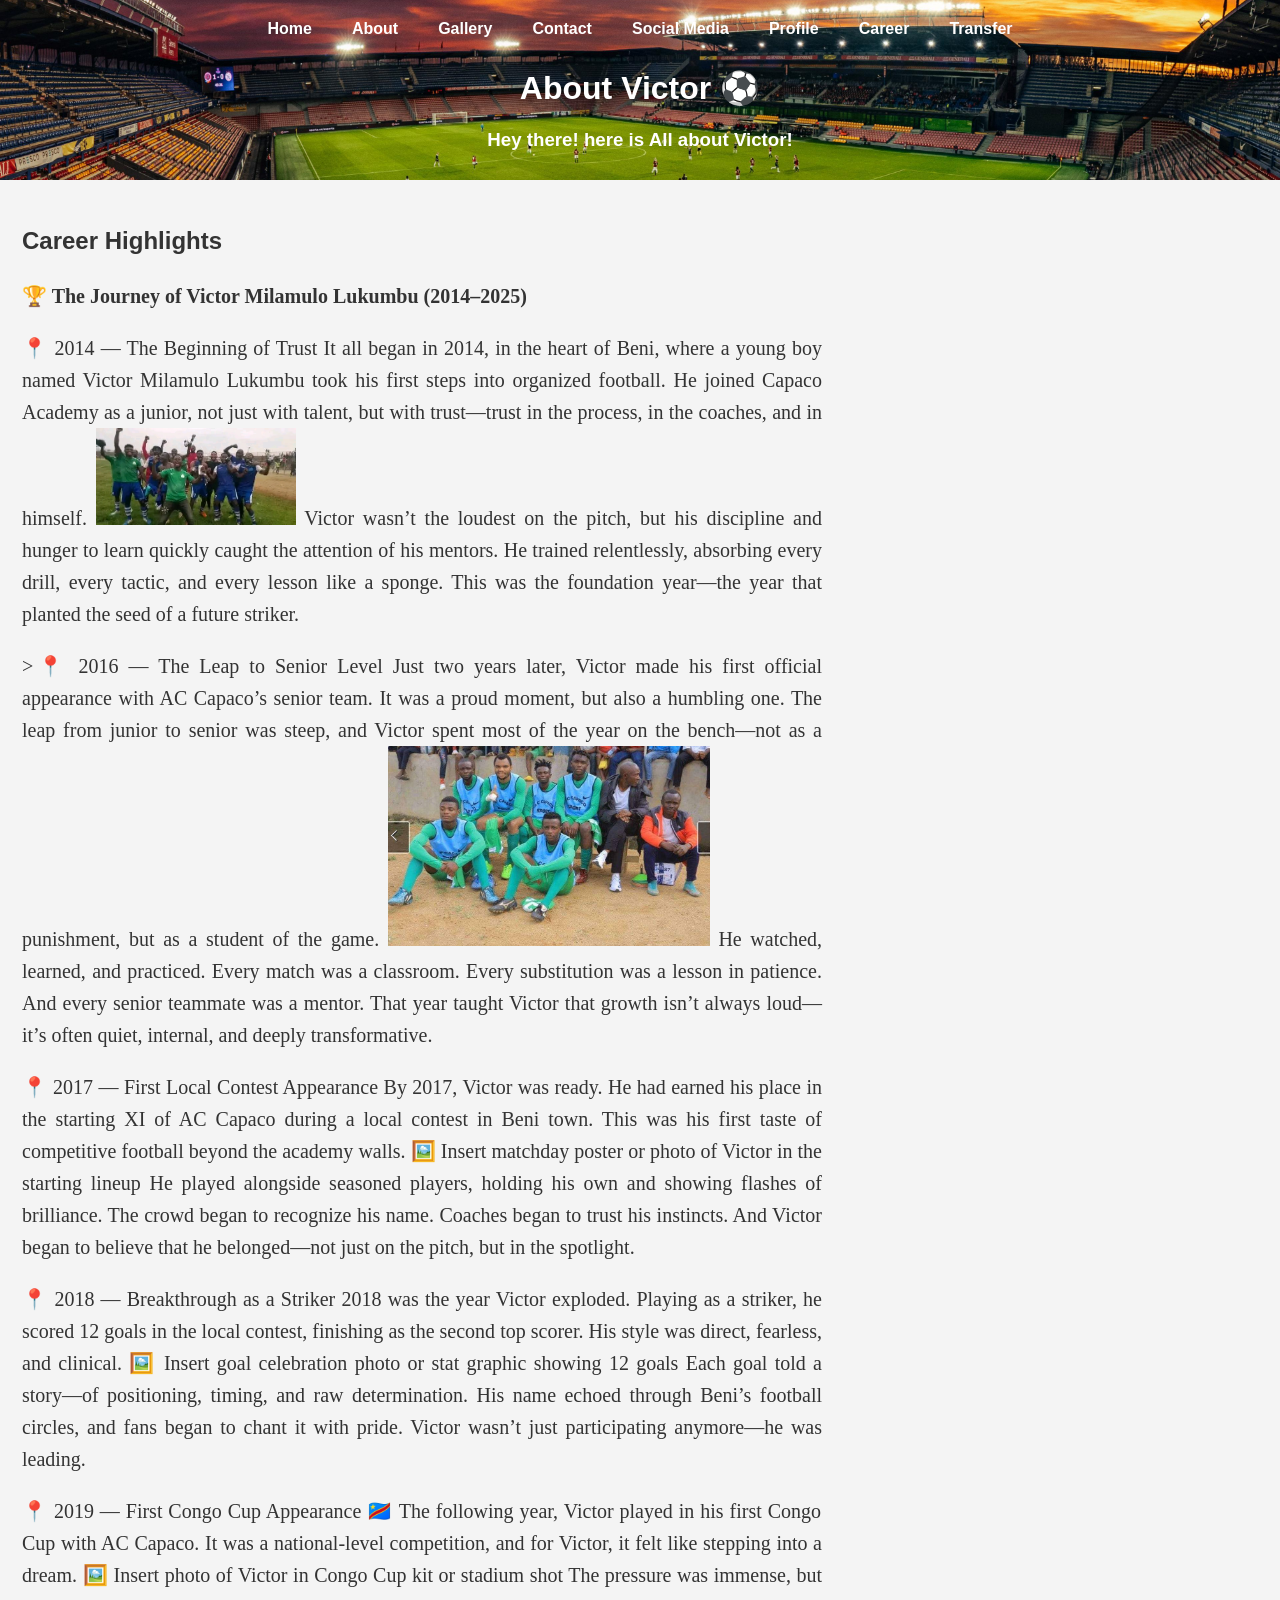
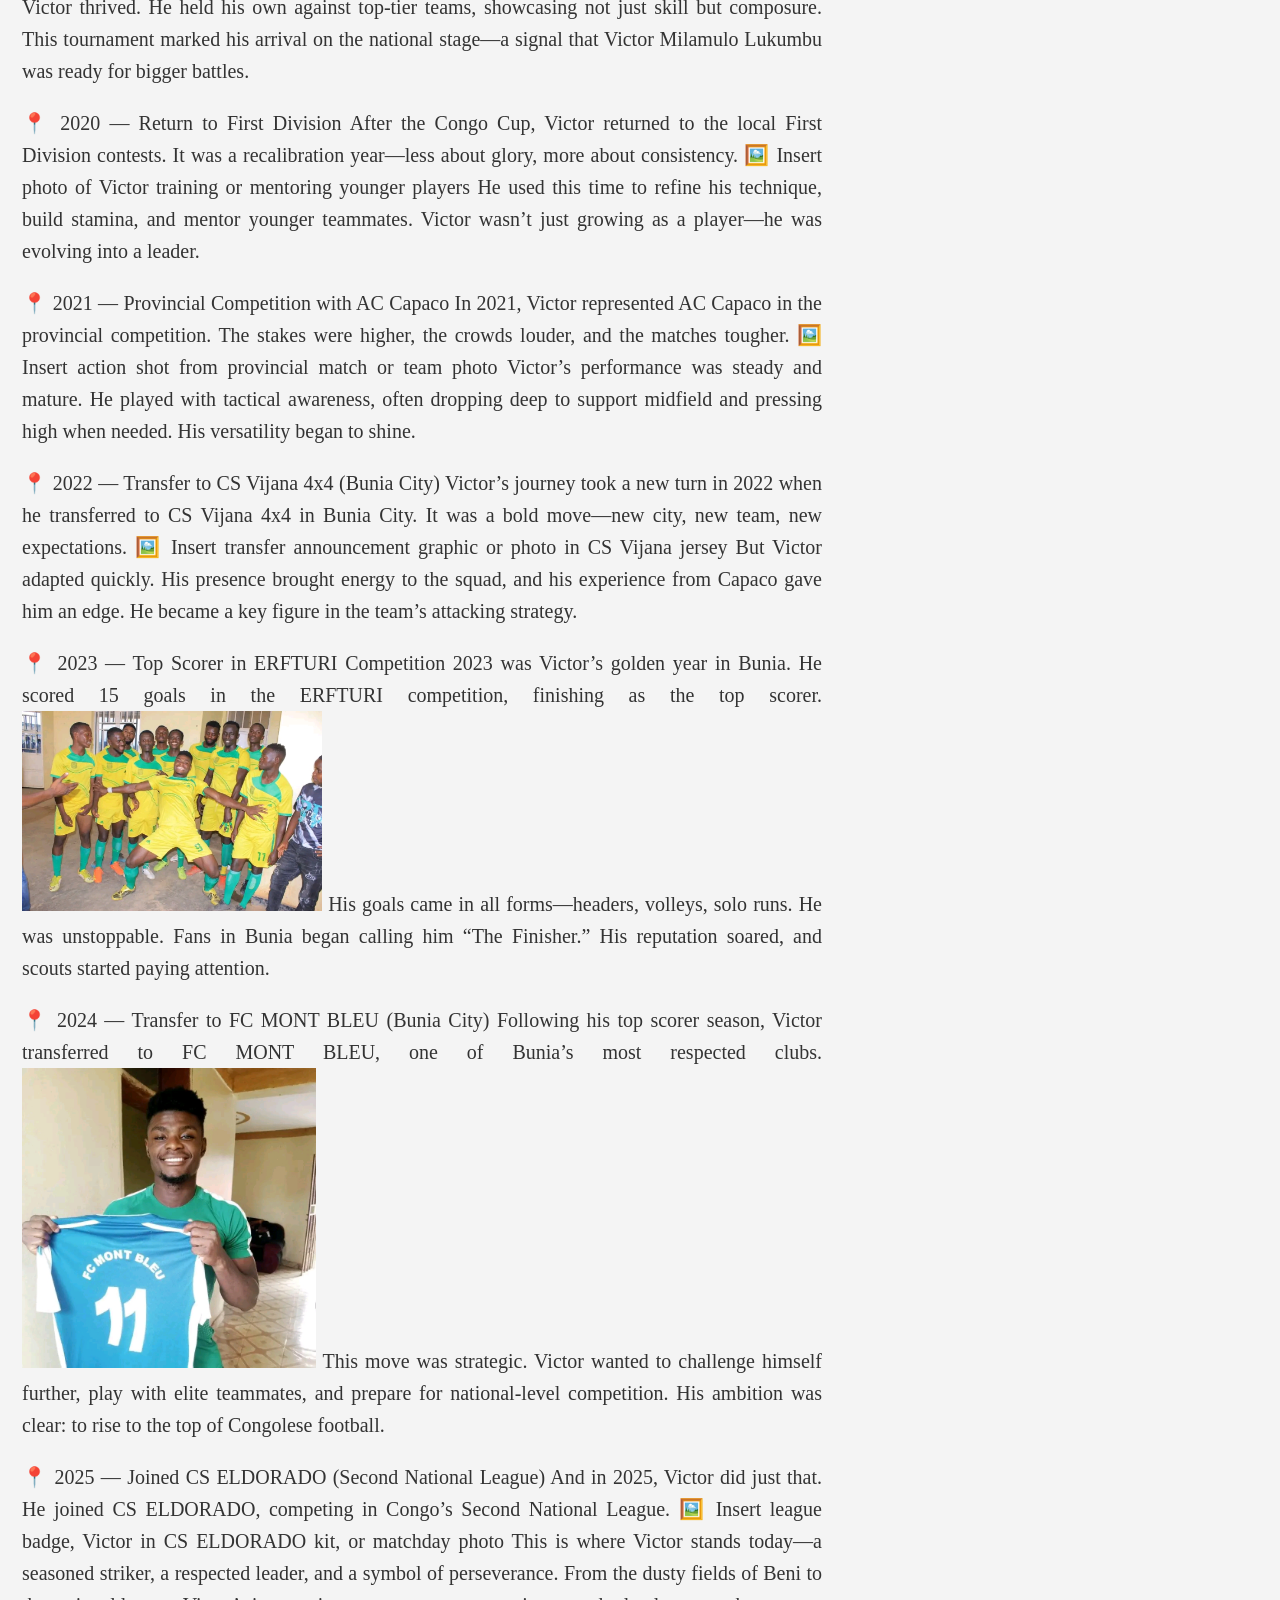
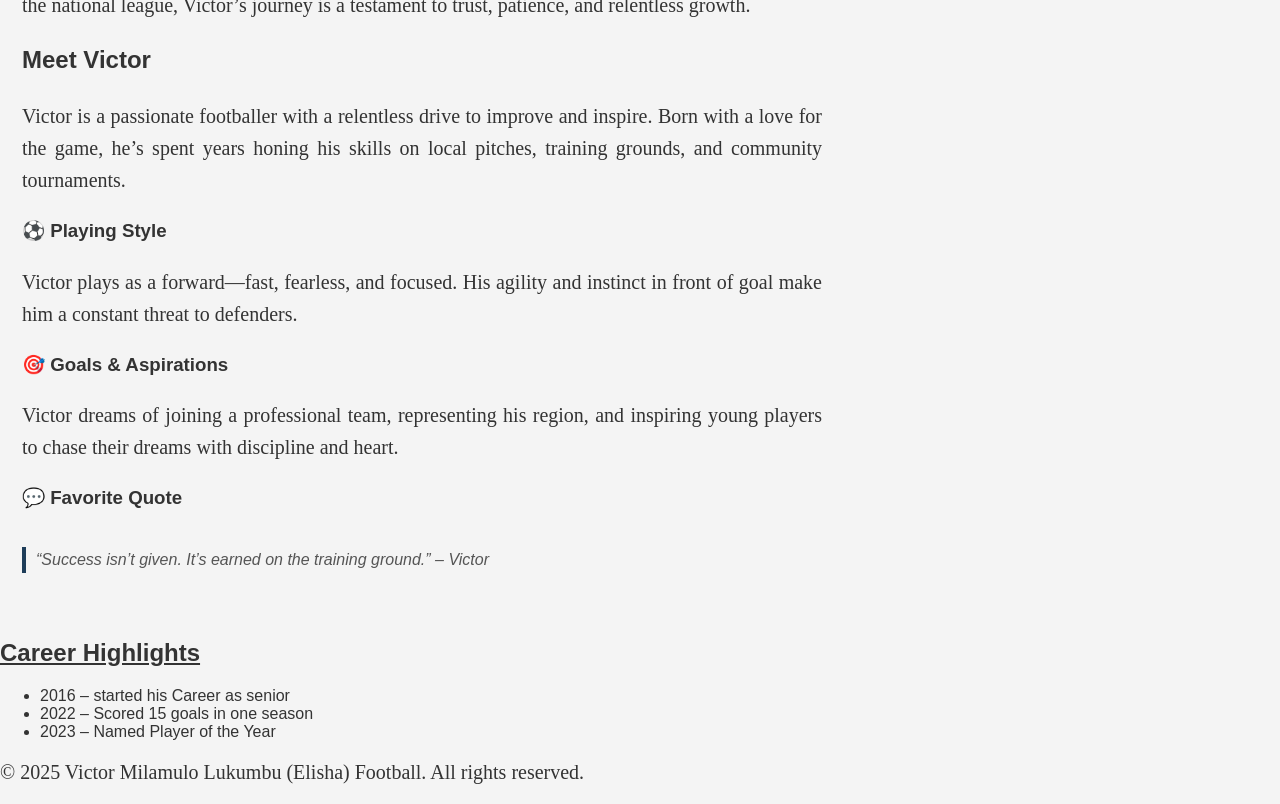
<file: about.html>
<!DOCTYPE html>
<!-- Declares the document type as HTML5 -->

<html lang="en">
<!-- Opens the HTML document and sets the language to English -->

<head>
  <meta charset="UTF-8" />
  <!-- Sets character encoding to UTF-8 for proper text rendering -->

  <meta name="viewport" content="width=device-width, initial-scale=1.0" />
  <!-- Ensures the page scales correctly on mobile devices -->

  <title>About Victor</title>
  <!-- Sets the title shown in the browser tab -->

  <link rel="stylesheet" href="css/about.css" />
  <link rel="stylesheet" href="css/about-memu.css">
  <!-- Links to the external CSS file for styling -->
</head>


  

<body>
  <!-- Begins the visible content of the page -->

  
  <header>

      <!-- ============================
     Responsive Navigation Bar
     ============================ -->

  <!-- Hamburger icon for mobile view -->
      <button class="hamburger" id="hamburger">
        &#9776; <!-- Unicode for ☰ -->
      </button>

      <!-- Navigation links container -->
      <nav class="nav-menu" id="navMenu">
        <a href="index.html">Home</a>
        <a href="about.html">About</a>
        <a href="gallery.html">Gallery</a>
        <a href="contact.html">Contact</a>
        <a href="socialmedia.html">Social Media</a>
        <a href="profile_card.html">Profile</a>
        <a href="career-highlights.html">Career</a>
        <a href="#transfer">Transfer</a>
      
      </nav>

     <!-- Hamburger Toggle Button (visible only on mobile) -->
     <!-- <button class="hamburger" onclick="toggleMenu()">☰</button> -->
    
    <!-- Header section containing site title and navigation -->

    <h1>About Victor ⚽</h1>
    <!-- Main heading displaying Victor’s name and a football emoji -->

    <h3>Hey there! here is All about Victor!</h3>
    
  </header>

  <main>
    <!-- Main content area of the page -->

    <section class="about">
      <!-- Section with class 'about' for styling Victor’s bio -->
       <h2>Career Highlights</h2>

       <p class="p1">
        <strong>
            🏆 The Journey of Victor Milamulo Lukumbu (2014–2025)
        </strong>
        <p>
          📍 2014 — The Beginning of Trust
          It all began in 2014, in the heart of Beni, where a young boy
           named Victor Milamulo Lukumbu took his first steps into organized 
           football. He joined Capaco Academy as a junior, not just with talent, 
           but with trust—trust in the process, in the coaches, and in himself.
         <img class="pic-aca" src="images/celebrating durba.jpg"  alt="">

          Victor wasn’t the loudest on the pitch, but his discipline and hunger to learn
           quickly caught the attention of his mentors. He trained relentlessly, absorbing 
           every drill, every tactic, and every lesson like a sponge. This was the foundation 
           year—the year that planted the seed of a future striker.
          </p>
          
          <p>>📍 2016 — The Leap to Senior Level
          Just two years later, Victor made his first official appearance with AC Capaco’s senior team. It was a proud moment, but also a humbling one. The leap from junior to senior was steep, and Victor spent most of the year on the bench—not as a punishment, but as a student of the game.
          
          <img src="images/victor on the bench.jpg" class="ac-bench" alt="on the bench">
          
          He watched, learned, and practiced. Every match was a classroom. Every substitution was a lesson in patience. And every senior teammate was a mentor. That year taught Victor that growth isn’t always loud—it’s often quiet, internal, and deeply transformative.
          </p>
          
          
          <p>📍 2017 — First Local Contest Appearance
          By 2017, Victor was ready. He had earned his place in the starting XI of AC Capaco during a local contest in Beni town. This was his first taste of competitive football beyond the academy walls.
          
          🖼️ Insert matchday poster or photo of Victor in the starting lineup
          
          He played alongside seasoned players, holding his own and showing flashes of brilliance. The crowd began to recognize his name. Coaches began to trust his instincts. And Victor began to believe that he belonged—not just on the pitch, but in the spotlight.
          </p>
          
          <p>📍 2018 — Breakthrough as a Striker
          2018 was the year Victor exploded. Playing as a striker, he scored 12 goals in the local contest, finishing as the second top scorer. His style was direct, fearless, and clinical.
          
          🖼️ Insert goal celebration photo or stat graphic showing 12 goals
          
          Each goal told a story—of positioning, timing, and raw determination. His name echoed through Beni’s football circles, and fans began to chant it with pride. Victor wasn’t just participating anymore—he was leading.
          </p>
          
          <p>📍 2019 — First Congo Cup Appearance 🇨🇩
          The following year, Victor played in his first Congo Cup with AC Capaco. It was a national-level competition, and for Victor, it felt like stepping into a dream.
          
          🖼️ Insert photo of Victor in Congo Cup kit or stadium shot
          
          The pressure was immense, but Victor thrived. He held his own against top-tier teams, showcasing not just skill but composure. This tournament marked his arrival on the national stage—a signal that Victor Milamulo Lukumbu was ready for bigger battles.
          </p>
          
          <p>📍 2020 — Return to First Division
          After the Congo Cup, Victor returned to the local First Division contests. It was a recalibration year—less about glory, more about consistency.
          
          🖼️ Insert photo of Victor training or mentoring younger players
          
          He used this time to refine his technique, build stamina, and mentor younger teammates. Victor wasn’t just growing as a player—he was evolving into a leader.
          </p>
          
          <p>📍 2021 — Provincial Competition with AC Capaco
          In 2021, Victor represented AC Capaco in the provincial competition. The stakes were higher, the crowds louder, and the matches tougher.
          
          🖼️ Insert action shot from provincial match or team photo
          
          Victor’s performance was steady and mature. He played with tactical awareness, often dropping deep to support midfield and pressing high when needed. His versatility began to shine.
          </p>
          
          <p>📍 2022 — Transfer to CS Vijana 4x4 (Bunia City)
          Victor’s journey took a new turn in 2022 when he transferred to CS Vijana 4x4 in Bunia City. It was a bold move—new city, new team, new expectations.
          
          🖼️ Insert transfer announcement graphic or photo in CS Vijana jersey
          
          But Victor adapted quickly. His presence brought energy to the squad, and his experience from Capaco gave him an edge. He became a key figure in the team’s attacking strategy.
          </p>
          
          
          <p>📍 2023 — Top Scorer in ERFTURI Competition
          2023 was Victor’s golden year in Bunia. He scored 15 goals in the ERFTURI competition, finishing as the top scorer.
          
          <img src="images/vijana fanny day.jpg" class="fun" alt="">
          
          His goals came in all forms—headers, volleys, solo runs. He was unstoppable. Fans in Bunia began calling him “The Finisher.” His reputation soared, and scouts started paying attention.
          </p>
          
          <p>📍 2024 — Transfer to FC MONT BLEU (Bunia City)
          Following his top scorer season, Victor transferred to FC MONT BLEU, one of Bunia’s most respected clubs.
          
          <img class="display-img" src="images/displaying the jersey durba.jpg" alt="">
          
          This move was strategic. Victor wanted to challenge himself further, play with elite teammates, and prepare for national-level competition. His ambition was clear: to rise to the top of Congolese football.
        </p>
        
        
        <p>📍 2025 — Joined CS ELDORADO (Second National League)
          And in 2025, Victor did just that. He joined CS ELDORADO, competing in Congo’s Second National League.
          
          🖼️ Insert league badge, Victor in CS ELDORADO kit, or matchday photo
          
          This is where Victor stands today—a seasoned striker, a respected leader, and a symbol of perseverance. From the dusty fields of Beni to the national league, 
          Victor’s journey is a testament to trust, patience, and relentless growth.</p>
      <h2>Meet Victor</h2>
      <!-- Section heading introducing Victor -->

      <p>
        Victor is a passionate footballer with a relentless drive to improve and inspire.
        Born with a love for the game, he’s spent years honing his skills on local pitches,
        training grounds, and community tournaments.
      </p>
      <!-- Paragraph describing Victor’s background and dedication -->

      <h3>⚽ Playing Style</h3>
      <!-- Subheading for Victor’s playing style -->

      <p>
        Victor plays as a forward—fast, fearless, and focused.
        His agility and instinct in front of goal make him a constant threat to defenders.
      </p>
      <!-- Paragraph explaining Victor’s position and strengths -->

      <h3>🎯 Goals & Aspirations</h3>
      <!-- Subheading for Victor’s goals and dreams -->

      <p>
        Victor dreams of joining a professional team, representing his region,
        and inspiring young players to chase their dreams with discipline and heart.
      </p>
      <!-- Paragraph outlining Victor’s future ambitions -->

      <h3>💬 Favorite Quote</h3>
      <!-- Subheading for Victor’s personal quote -->

      <blockquote>
        “Success isn’t given. It’s earned on the training ground.” – Victor
      </blockquote>
      <!-- Stylized quote block showing Victor’s motto -->
    </section>

    
     
  </main>

     <!-- Optional timeline or highlights -->
     <section class="about-highlights">
      <h2><u>Career Highlights</u></h2>
      <ul>
        <li>2016 – started his Career as senior </li>
        <li>2022 – Scored 15 goals in one season</li>
        <li>2023 – Named Player of the Year</li>
      </ul>
    </section>

  <footer>
    <!-- Footer section at the bottom of the page -->

    
      <p>&copy; 2025 Victor Milamulo Lukumbu (Elisha) Football. All rights reserved.</p>
   
    <!-- Copyright notice -->
  </footer>

    <script src="js/script.js"></script>

</body>
</html>
<!-- Ends the HTML document -->
</file>
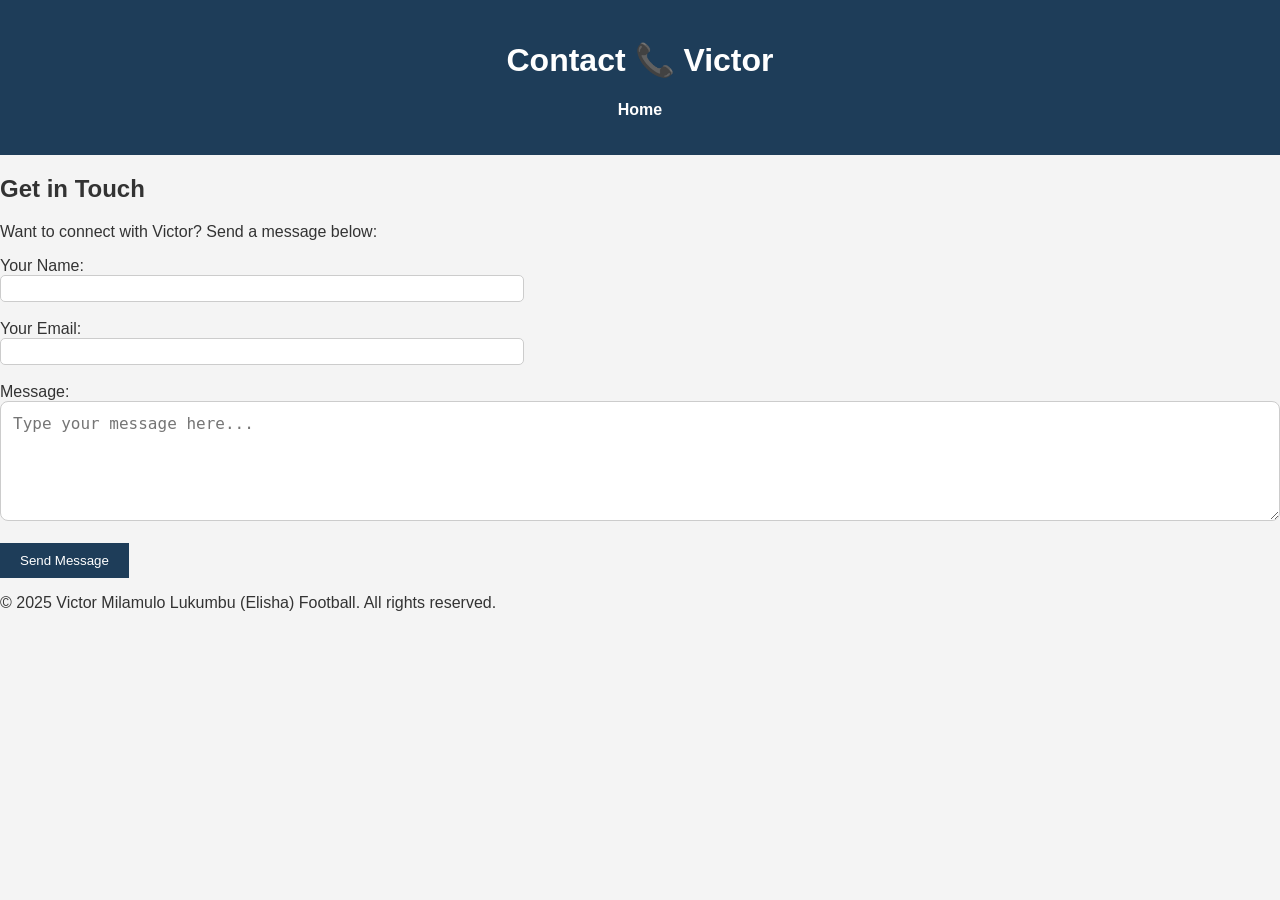
<file: contact.html>
<!DOCTYPE html>
<html lang="en">
<head>
  <meta charset="UTF-8" />
  <meta name="viewport" content="width=device-width, initial-scale=1.0" />
  <title>Contact | Victor</title>

  <!-- Connects your custom CSS file -->
  <link rel="stylesheet" href="css/contact.css" />

  <!-- Loads font awesome icons (for football, social media etc...) -->
  <link rel="stylesheet" href="https://cdnjs.cloudflare.com/ajax/libs/font-awesome/6.4.0/css/all.min.css" />

  <!-- Optional: Add internal CSS for quick testing or fallback -->
</head>
<body>

  <!-- 🧠 Header with Victor's name and navigation menu -->
  <header>
    <!-- Hamburger Toggle Button (visible only on mobile) -->
     <button class="hamburger" onclick="toggleMenu()">☰</button>

<!-- Navigation Menu -->
    <nav id="mobileMenu" class="nav-menu">
         <a href="index.html">Home</a>
         <a href="about.html">About</a>
          <a href="gallery.html">Gallery</a>
          <a href="contact.html">Contact</a>
          <a href="social.html">Social Media</a>
          <a href="profile_card.html">Profile</a>
    </nav>
    <h1>Contact 📞 Victor</h1>

    <!-- 🧠 Navigation links to other pages -->
    <nav>
      <ul>
        <li><a href="index.html">Home</a></li>
        
      </ul>
    </nav>
  </header>

  <!-- 🧠 Main content section -->
  <main>
    <section class="contact">
      <h2>Get in Touch</h2>
      <p>Want to connect with Victor? Send a message below:</p>

      <!-- 🧠 Contact form using Formspree -->
      <form action="https://formspree.io/f/xkgzekao" method="POST">
        
        <!-- 🧠 Name input -->
        <label for="name">Your Name:</label><br />
        <input type="text" id="name" name="name" required /><br /><br />

        <!-- 🧠 Email input -->
        <label for="email">Your Email:</label><br />
        <input type="email" id="email" name="email" required /><br /><br />

        <!-- 🧠 Message box (updated for mobile usability) -->
        <label for="message">Message:</label><br />
        <textarea id="message" name="message" placeholder="Type your message here..." required></textarea><br /><br />

        <!-- 🧠 Submit button -->
        <button type="submit">Send Message</button>
      </form>
    </section>
  </main>

  <!-- 🧠 Footer section -->
  <footer>
    <p>&copy; 2025 Victor Milamulo Lukumbu (Elisha) Football. All rights reserved.</p>
  </footer>

  
  <script>
  // 🧠 Toggles the 'active' class to show/hide menu
  function toggleMenu() {
    document.querySelector(".nav-menu").classList.toggle("active");
  }
  </script>
</body>
</html>
</file>
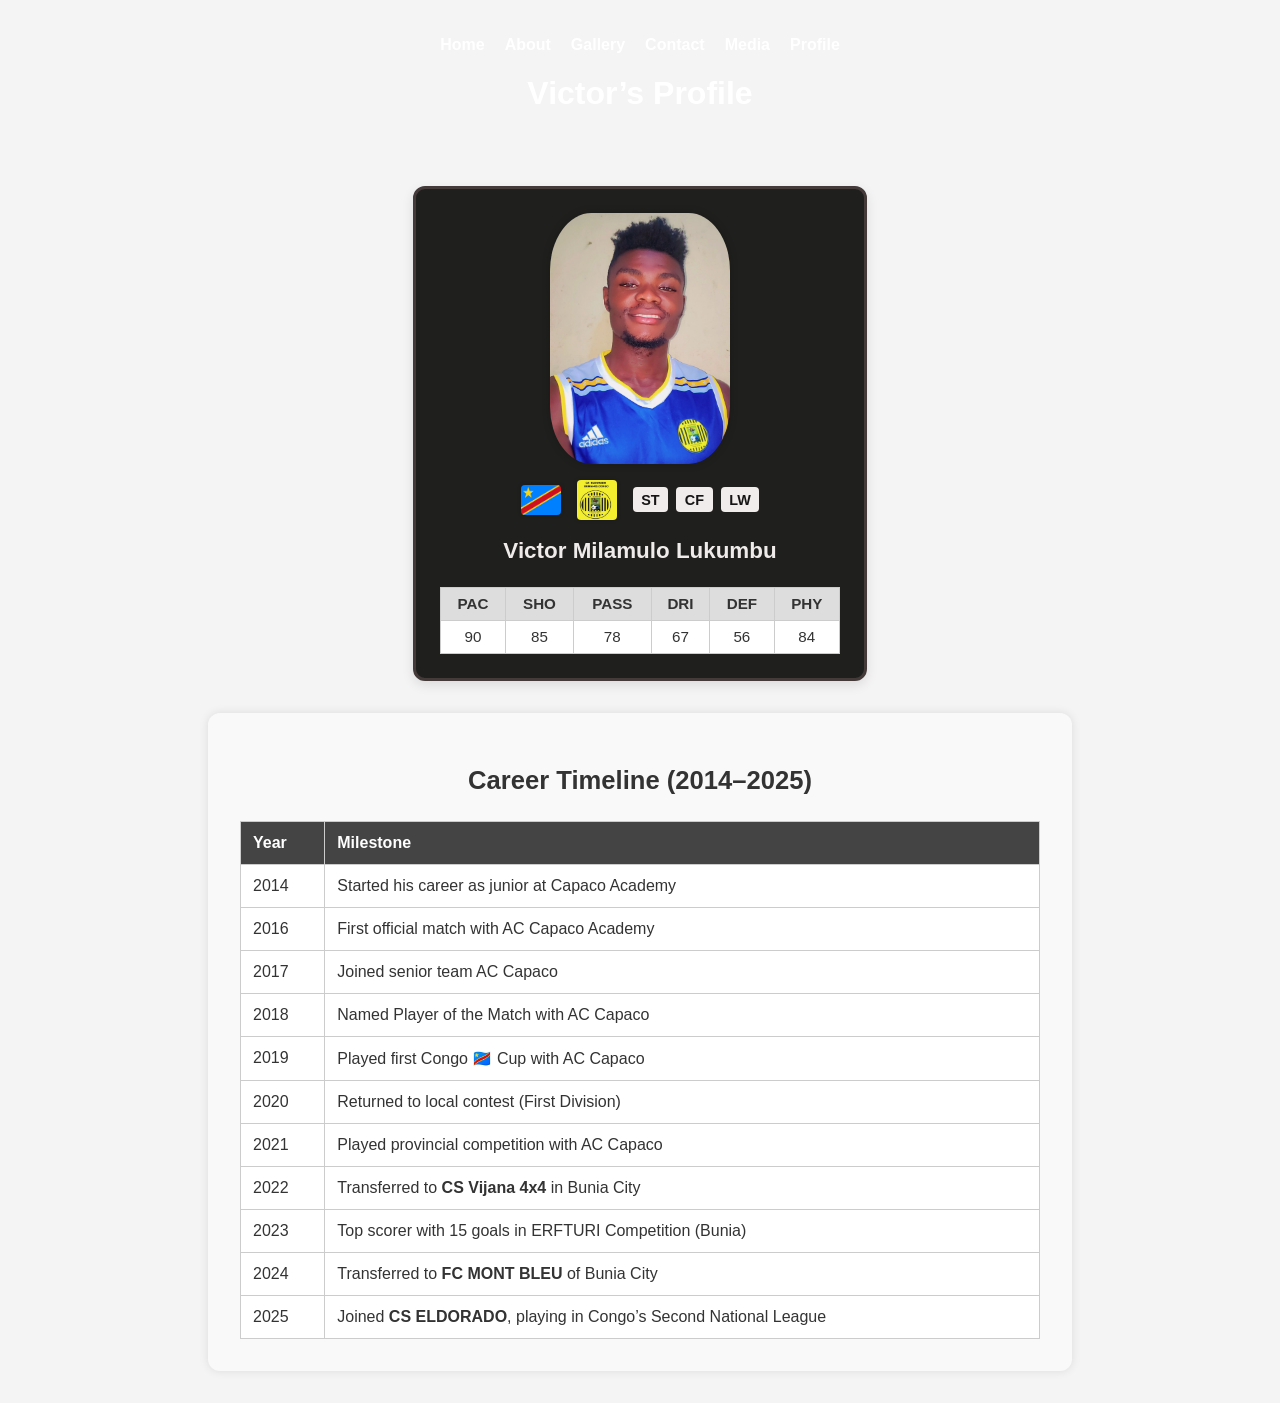
<file: profile_card.html>
<html lang="en">
<head>
    <meta charset="UTF-8">
    <meta name="viewport" content="width=device-width, initial-scale=1.0">
    <title>Victor Milamulo Lukumbu | Profile Card</title>
    <link rel="stylesheet" href="css/profile.css">
    <link rel="stylesheet" href="css/root.css">
    
</head>
<body>
  

      <!-- top section with victor's name and navigation menu -->
      <header>
            
        <!-- Navigation links to other pages (about, gallery, contact) -->
        <nav>
          <ul>
            <li><a href="index.html">Home</a></li>
            <li><a href="about.html">About</a></li>
            <li><a href="gallery.html">Gallery</a></li>
            <li><a href="contact.html">Contact</a></li>
            <li><a href="socialmedia.html">Media</a></li>
            <li><a href="profile_card.html">Profile</a></li>
            
          </ul>
        </nav>

        <h1><strong>Victor’s Profile</strong></h1>
      </header>
    
    

<!-- Player Profile Card Section -->
<section class="player-card">


  <!-- Player Photo Section -->
  <div class="photo-container">
    <!-- Replace with Victor's actual image -->
    <img src="images/portrai.jpg" alt="Victor Milamulo Lukumbu" class="player-photo" />
  </div>
    <!-- Header Section: Flags and Position Labels -->
    <div class="card-header">
  
      <!-- DR Congo Flag (nationality) -->
      <img src="images/country-flag.png" alt="DR Congo Flag" class="flag" />
  
      <!-- Club Flag (current team) -->
      <img src="images/eldologo.jpg" alt="Club Flag" class="flag" />
  
      <!-- Position Labels: ST, CF, LW -->
      <div class="positions">
        <span class="pos">ST</span>
        <span class="pos">CF</span>
        <span class="pos">LW</span>
      </div>
    </div>
  
    
  
    <!-- Player Name -->
    <h2 class="player-name">Victor Milamulo Lukumbu</h2>
  
    <!-- Stats Table: PAC, SHO, PASS, DRI, DEF, PHY -->
    <table class="stats-table">
      <thead>
        <tr>
          <th>PAC</th> <!-- Pace -->
          <th>SHO</th> <!-- Shooting -->
          <th>PASS</th> <!-- Passing -->
          <th>DRI</th> <!-- Dribbling -->
          <th>DEF</th> <!-- Defense -->
          <th>PHY</th> <!-- Physical -->
        </tr>
      </thead>
      <tbody>
        <tr>
          <td>90</td>
          <td>85</td>
          <td>78</td>
          <td>67</td>
          <td>56</td>
          <td>84</td>
        </tr>
      </tbody>
    </table>
  
  </section>

  
  <!-- Background slider container -->
  <div class="background-slider">
    <div class="slide" style="background-image: url('images/homevic2.jpg');"></div>
    <div class="slide" style="background-image: url('images/homevic.jpg');"></div>
    <div class="slide" style="background-image: url('images/kindia.jpg');"></div>
  </div>
  
  
    <!-- ================================
     Victor's Football Career Timeline
     ================================ -->
<section class="career-section">
  <h2>Career Timeline (2014–2025)</h2>

  <!-- Career Table -->
  <table class="career-table">
    <thead>
      <tr>
        <th>Year</th>
        <th>Milestone</th>
      </tr>
    </thead>
    <tbody>
      <tr>
        <td>2014</td>
        <td>Started his career as junior at Capaco Academy</td>
      </tr>
      <tr>
        <td>2016</td>
        <td>First official match with AC Capaco Academy</td>
      </tr>
      <tr>
        <td>2017</td>
        <td>Joined senior team AC Capaco</td>
      </tr>
      <tr>
        <td>2018</td>
        <td>Named Player of the Match with AC Capaco</td>
      </tr>
      <tr>
        <td>2019</td>
        <td>Played first Congo 🇨🇩 Cup with AC Capaco</td>
      </tr>
      <tr>
        <td>2020</td>
        <td>Returned to local contest (First Division)</td>
      </tr>
      <tr>
        <td>2021</td>
        <td>Played provincial competition with AC Capaco</td>
      </tr>
      <tr>
        <td>2022</td>
        <td>Transferred to <strong>CS Vijana 4x4</strong> in Bunia City</td>
      </tr>
      <tr>
        <td>2023</td>
        <td>Top scorer with 15 goals in ERFTURI Competition (Bunia)</td>
      </tr>
      <tr>
        <td>2024</td>
        <td>Transferred to <strong>FC MONT BLEU</strong> of Bunia City</td>
      </tr>
      <tr>
        <td>2025</td>
        <td>Joined <strong>CS ELDORADO</strong>, playing in Congo’s Second National League</td>
      </tr>
    </tbody>
  </table>
</section>

<!-- loads my JavaScript file for interactivity -->
<script src="js/script.js"></script>

</body>
</html>
</file>
<file: css/about.css>
/* HOME PAGE */

/* sets default font, background color, and text color */
body {
    font-family: 'Segoe UI', sans-serif;
    margin: 0;
    padding: 0;
    /* background-image: url(/images/dog.jpeg); */
    background-repeat: no-repeat;
    background-position: center;
    

    color: #333;
  }


  
  /* styles the top bar with a fark background and white text */
  header  {
    background-image: url(../images/stad.jpg);
    background-position: center;
    background-repeat: no-repeat;
    background-size: cover;

    /* background-color: #1e3d59; */
    color: white;
    padding: 20px;
    text-align: center;
  }
  
  /* Remove bullet points and spaces, aligns nav items horizontal
  nav ul {
    list-style: none;
    padding: 0;
    display: flex;
    justify-content: center;
    gap: 20px;
  } */
  
  /* Styles the nav links white, bold, no underline
  nav a {
    color: white;
    text-decoration: none;
    font-weight: bold;
  } */

  /* a:hover{
    background-color: #8d959d;
    
  } */

  
  image-grid img {
    width: 300px; /* sets a fixed wigth for each image*/
    height: auto; /* keeps the image's aspect ratio intact*/
    border-radius: 10px; /* rounds the corners for a smooth modern look*/
    box-shadow: 0 4px 8px rgba(0, 0, 0, 2);/* adds a soft shadow for depth - makes image pop*/
    transition: transform 0.3s ease; /* prepares the image for smooth animation when hovered.*/
  }

     
   
   /* ABOUT */



   .about {
    padding: 12px;
    /* Adds space inside the section */
  
    
    /* Sets background to white for clean look */
    

    margin: 10px;
    /* Adds space around the section */
    
    border-radius: 8px;
    /* Rounds the corners slightly for a soft design */
  
    text-align: justify;
    max-width: 800px;
    /* Limits the width so it doesn’t stretch too wide on large screens */
  
    margin-left: 10px;
    
    /* Centers the section horizontally */
  
    line-height: 1.6;
    /* Increases line spacing for better readability */
  }
  
  .about h2,
  .about h3 {
    color: #333;
    /* Sets headings to a dark blue for emphasis */
  }


  
  .about blockquote {
    font-style: italic;
    /* Makes the quote text italic for style */
  
    color: #555;
    /* Sets quote text to a medium gray */
  
    border-left: 4px solid #1e3d59;
    /* Adds a vertical blue line to the left of the quote */
  
    padding-left: 10px;
    /* Adds space between the quote text and the border */
  
    margin: 34px 0;
    /* Adds space above and below the quote */
  }

p{
  font-family: Cambria, Cochin, Georgia, Times, 'Times New Roman', serif;
  font-size: 20px;
}
.display-img{
  height: 300px;
}

.pic-aca{
  width: 200px;
  height: px;
}

.fun{
  height: 200px;
}

.ac-bench{
  height: 200px;
}
</file>
<file: css/about-memu.css>
/* ============================
   Base Styles
============================= */
body {
    margin: 0;
    font-family: Arial, sans-serif;
    background-color: #f4f4f4;
  }
  
  /* ============================
     Header and Hamburger Icon
  ============================= */
  header {
    position: relative;
    /* background-color: #07090b; */
    padding: 10px;
  }
  
  /* Hamburger icon styles */
  .hamburger {
    display: none;              /* Hidden by default (shown on mobile) */
    font-size: 2rem;            /* Large icon size */
    background: none;           /* No background */
    border: none;               /* No border */
    color: white;               /* White icon for contrast */
    cursor: pointer;            /* Pointer cursor on hover */
    position: absolute;
    top: 10px;
    left: 10px;
    z-index: 1000;
  }
  
  /* ============================
     Navigation Menu Styles
  ============================= */
  .nav-menu {
    display: flex;              /* Horizontal layout by default */
    justify-content: center; /* Align links to the center */
    gap: 20px;                  /* Space between links */
  }
  
  
  
  .nav-menu a {
    color: rgb(255, 255, 255);
    text-decoration: none;
    padding: 10px;
    font-weight: bold;
    transition: background 0.3s ease;
  }
  
  .nav-menu a:hover {
    background-color: #29333d;  /* Hover effect for links */
  }
  
  
  
  /* ============================
     Mobile View Styles
  ============================= */
  @media (max-width: 768px) {
    .hamburger {
      display: block;           /* Show hamburger on small screens */
    }
  
    .nav-menu {
      display: none;            /* Hide menu by default */
      flex-direction: column;  /* Stack links vertically */
      position: absolute;
      top: 50px;                /* Position below hamburger */
      left: 10px;
      background-color: #07090b;
      padding: 10px;
      border-radius: 8px;
      z-index: 999;
    }
  
    .nav-menu.active {
      display: flex;            /* Show menu when active */
    }
  
    .nav-menu a {
      text-align: left;         /* Align text to the left */
    }
  }
</file>
<file: css/contact.css>
/* HOME PAGE */

/* sets default font, background color, and text color */
body {
    font-family: 'Segoe UI', sans-serif;
    margin: 0;
    padding: 0;
    background-color: #f4f4f4;
    color: #333;
  }
  
  /* styles the top bar with a fark background and white text */
  header  {
    background-color: #1e3d59;
    color: white;
    padding: 20px;
    text-align: center;
  }
  
/* ============================
 Responsive Navigation
============================= */


@media (max-width: 768px) {
  nav ul {
    flex-direction: column;
    display: flex; /* Hidden by default on mobile */
    
    padding: 10px;
    border-radius: 8px;
  }
  
  nav ul.show {
    display: flex; /* Show when toggled */
  }
  
  .menu-toggle {
    display: block; /* Show toggle button on mobile */
    margin: 10px auto;
  
  }
  }
  
  /* Remove bullet points and spaces, aligns nav items horizontal */
  nav ul {
    list-style: none;
    padding: 0;
    display: flex;
    justify-content: center;
    gap: 20px;
  }
  
  /* Styles the nav links white, bold, no underline */
  nav a {
    color: white;
    text-decoration: none;
    font-weight: bold;
  }
  
  /* Adds a background image, padding, and centers text in the hero section. */
  .hero {
    background-size: cover;
    min-height: 400px;
    background-position: top center;
    background-repeat: no-repeat;
    padding: 100px 20px;
    text-align: center;
    color: white;
  }
  
  /* Styles the bio section with padding white background, and rounded corners */
  .bio {
    padding: 20px;
    background-color: #fff;
    margin: 20px;
    border-radius: 8px;
  }
  
  /* STYLE SHEET ABOUT IMAGE BACKGROUND */
  image-grid {
    display: flex; /* turns the container into a flexbox allowing images to align horizontaly*/
    gap: 20px; /* Adds space between each image*/
    flex-wrap: wrap;/* allow image to wrap to the next line if the screen is too narrow*/
    justify-content: center; /* Centers the images horizontally in the container*/
  }
  
  image-grid img {
    width: 300px; /* sets a fixed wigth for each image*/
    height: auto; /* keeps the image's aspect ratio intact*/
    border-radius: 10px; /* rounds the corners for a smooth modern look*/
    box-shadow: 0 4px 8px rgba(0, 0, 0, 2);/* adds a soft shadow for depth - makes image pop*/
    transition: transform 0.3s ease; /* prepares the image for smooth animation when hovered.*/
  }
  
  image-grid img:hover{
    transform: scale(1.05); /* slightly enlarges the image when hoved _ adds interactivity and flair*/
  }
  

/* CONTACT  */


  /* default */
  contact {
    padding: 20px;
    background-color: #fff;
    margin: 20px;
    border-radius: 8px;
    max-width: 300px;
    margin-left: auto;
    margin-right: auto;
  }

  /* form input and form text area */
  form input{
    
    width: 40%;
    padding: 5px;
    margin-top: 5px 10px;
    border: 1px solid #ccc;
    border-radius: 5px;

  }

  form textarea{
    width: 40%;
    padding: 70px;
    margin-top: 5px 10px;
    border: 1px solid #ccc;
    border-radius: 5px;

  }


  /* form button */
   form button{
    background-color: #1e3d59;
    color: white;
    padding: 10px 20px;
    border: 5px;
    border-radius: pointer;
   }

   /* form button hover */
   form button:hover{
    background-color: #16324a;
   }

/* 🧠 Responsive message box styling */
    #message {
      width: 100%;               /* Full width on mobile */
      min-height: 120px;         /* Taller box for typing */
      padding: 12px;             /* Comfortable space inside */
      font-size: 16px;           /* Readable text size */
      border: 1px solid #ccc;    /* Soft border */
      border-radius: 8px;        /* Rounded corners */
      resize: vertical;          /* Allow vertical resizing */
      box-sizing: border-box;    /* Prevent overflow issues */
    }

    /* 🧠 Optional: Responsive tweaks for small screens */
    @media (max-width: 600px) {
      #message {
        min-height: 140px;
        font-size: 18px;
      }
    }

/* Default: hide hamburger and nav menu */
.hamburger {
  display: none;
  font-size: 2rem;
  background: none;
  border: none;
  cursor: pointer;
}

.nav-menu {
  display: none;
  flex-direction: column;
  background-color: #333;
  padding: 10px;
}

.nav-menu a {
  color: white;
  padding: 10px;
  text-decoration: none;
}

/* Mobile view: show hamburger */
@media (max-width: 768px) {
  .hamburger {
    display: block;
    position: absolute;
    top: 10px;
    right: 10px;
    z-index: 1000;
  }

  .nav-menu.active {
    display: flex;
  }
}
</file>
<file: css/profile.css>
/* ================================
   Container: Overall Card Styling
   ================================ */
   .player-card {
    background-color: #f0f0f0;         /* Light background for contrast */
    border-radius: 12px;               /* Rounded corners for soft look */
    padding: 1.5em;                    /* Inner spacing */
    max-width: 400px;                 /* Limit width for readability */
    margin: 2em auto;                 /* Center card with vertical spacing */
    box-shadow: 0 4px 12px rgba(0,0,0,0.1); /* Subtle shadow for depth */
    text-align: center;               /* Center-align text and content */
    font-family: 'Segoe UI', sans-serif; /* Clean, modern font */
  }
  
  /* ================================
     Header: Flags and Position Tags
     ================================ */
  .card-header {
    display: flex;                    /* Horizontal layout */
    justify-content: center;         /* Center items horizontally */
    align-items: center;             /* Align vertically */
    gap: 1em;                         /* Space between flags and positions */
    margin-bottom: 1em;              /* Space below header */
  }
  
  /* Flag Images */
  .flag {
    width: 40px;                      /* Standard flag size */
    height: auto;
    border-radius: 4px;              /* Slight rounding for polish */
    box-shadow: 0 0 4px rgba(0,0,0,0.2); /* Soft glow */
  }
  
  /* Position Labels */
  .positions {
    display: flex;                   /* Horizontal layout for positions */
    gap: 0.5em;                      /* Space between each label */
  }
  
  .pos {
    background-color: #f1ecec;          /* Dark background */
    color: #161515;                     /* White text */
    padding: 0.3em 0.6em;            /* Inner spacing */
    border-radius: 4px;              /* Rounded corners */
    font-size: 0.9em;                /* Slightly smaller text */
    font-weight: bold;
  }
  
  /* ================================
     Player Photo Styling
     ================================ */
  .photo-container {
    margin-bottom: 1em;
  }
  
  .player-photo {
    width: 100%;                     /* Full width of container */
    max-width: 180px;                /* Limit size */
    border-radius: 23%;              /* Circular image */
    object-fit: cover;               /* Crop image to fit container */
    box-shadow: 0 0 8px rgba(0,0,0,0.2); /* Soft shadow */
  }
  
  /* ================================
     Player Name Styling
     ================================ */
  .player-name {
    font-size: 1.4em;                /* Larger font for emphasis */
    margin-bottom: 1em;
    color: #efebeb;                     /* Dark gray for readability */
  }
  
  /* ================================
     Stats Table Styling
     ================================ */
  .stats-table {
    width: 100%;                     /* Full width of card */
    border-collapse: collapse;       /* Remove gaps between cells */
    margin-top: 1em;
    text-align: center;
  }
  
  .stats-table th,
  .stats-table td {
    padding: 0.5em;                  /* Inner spacing */
    border: 1px solid #ccc;          /* Light borders */
    font-size: 0.95em;
  }
  
  .stats-table th {
    background-color: #ddd;          /* Light gray header */
    font-weight: bold;
  }
  
  .stats-table td {
    background-color: #fff;          /* White background for values */
  }
  

  /* ================================
   Profile Card Container with Frame
   ================================ */
.player-card {
  background-color: rgb(31, 31, 29);         /* Light background */
  border: 3px solid #443a3a;            /* Solid frame around the card */
  border-radius: 12px;               /* Rounded corners */
  padding: 1.5em;                    /* Inner spacing */
  max-width: 400px;                  /* Limit width */
  margin: 2em auto;                  /* Center and space out */
  box-shadow: 0 4px 12px rgba(0,0,0,0.1); /* Soft shadow for depth */
  text-align: center;               /* Center-align content */
  font-family: 'Segoe UI', sans-serif;
}


  /* ================================
   Career Timeline Table Styling
   ================================ */
   .career-section {
    padding: 2em;
    background-color: #f9f9f9;
    border-radius: 12px;
    box-shadow: 0 0 10px rgba(0,0,0,0.1);
    max-width: 800px;
    margin: 2em auto;
  }
  
  .career-section h2 {
    text-align: center;
    margin-bottom: 1em;
    font-size: 1.6em;
    color: #333;
  }
  
  /* Table Layout */
  .career-table {
    width: 100%;
    border-collapse: collapse;
    font-family: 'Segoe UI', sans-serif;
  }
  
  .career-table th,
  .career-table td {
    border: 1px solid #ccc;
    padding: 0.75em;
    text-align: left;
    font-size: 1em;
  }
  
  .career-table th {
    background-color: #444;
    color: #fff;
  }
  
  .career-table td {
    background-color: #fff;
    color: #333;
  }
  
  /* Responsive Table */
  @media (max-width: 600px) {
    .career-table th,
    .career-table td {
      font-size: 0.9em;
      padding: 0.5em;
    }
  }
</file>
<file: css/root.css>
/* HOME PAGE */

/* sets default font, background color, and text color */
body {
    font-family: 'Segoe UI', sans-serif;
    margin: 0;
    padding: 0;
    background-color: #f4f4f4;
    color: #333;
  }
.title{
  font-size: 45px;
}

.welcome{
  font-size: 34px;
}  
  /* styles the top bar with a fark background and white text */
  header  {
    
    color: white;
    padding: 20px;
    text-align: center; 
  
  }
  /* Remove bullet points and spaces, aligns nav items horizontal */
  nav ul {
    list-style: none;
    padding: 0;
    display: flex;
    justify-content: center;
    gap: 20px;
  }
  
  /* Styles the nav links white, bold, no underline */
  nav a {
    color: white;
    text-decoration: none;
    font-weight: bold;
  }
  
  /* Adds a background image, padding, and centers text in the hero section. */
  .hero {
    background-size: cover;
    min-height: 400px;
    background-position: top center;
    background-repeat: no-repeat;
    padding: 100px 20px;
    text-align: center;
    color: white;
  }
  
  /* Styles the bio section with padding white background, and rounded corners */
  .bio {
    padding: 20px;
    margin: 20px;
   
    border-radius: 8px;
  }
  
  /* STYLE SHEET ABOUT IMAGE BACKGROUND */
  image-grid {
    display: flex; /* turns the container into a flexbox allowing images to align horizontaly*/
    gap: 20px; /* Adds space between each image*/
    flex-wrap: wrap;/* allow image to wrap to the next line if the screen is too narrow*/
    justify-content: center; /* Centers the images horizontally in the container*/
  }
  
  image-grid img {
    width: 300px; /* sets a fixed wigth for each image*/
    height: auto; /* keeps the image's aspect ratio intact*/
    border-radius: 10px; /* rounds the corners for a smooth modern look*/
    box-shadow: 0 4px 8px rgba(0, 0, 0, 2);/* adds a soft shadow for depth - makes image pop*/
    transition: transform 0.3s ease; /* prepares the image for smooth animation when hovered.*/
  }
  

  footer {
    background-color: aliceblue;
  }
  
  image-grid img:hover{
    transform: scale(1.05); /* slightly enlarges the image when hoved _ adds interactivity and flair*/
  }
  
  
  
  
  /* Background slider container */
  .background-slider {
  position: fixed; /* Stays behind everything */
  top: 0;
  left: 0;
  width: 100%;
  height: 100%;
  z-index: -1; /* Pushes it behind the content */
  overflow: hidden;
  }
  
  /* Each slide */
  .background-slider .slide {
  position: absolute;
  width: 100%;
  height: 100%;
  background-size: cover; /* Ensures full coverage */
  background-position: center;
  opacity: 0;
  animation: slideFade 15s infinite;
  }
  
  /* Fade animation for each slide */
  .background-slider .slide:nth-child(1) {
  animation-delay: 0s;
  }
  .background-slider .slide:nth-child(2) {
  animation-delay: 5s;
  }
  .background-slider .slide:nth-child(3) {
  animation-delay: 10s;
  }
  
  /* Keyframes for fading effect */
@keyframes slideFade {
  0%   { opacity: 0; }  /* Start invisible */
  10%  { opacity: 1; }  /* Fade in quickly */
  30%  { opacity: 1; }  /* Stay visible for a moment */
  40%  { opacity: 0; }  /* Begin fading out */
  100% { opacity: 0; }  /* End invisible */
}

  
  


/* ============================
   Navigation Links Styling
============================= */
.nav-menu a {
  color: white;             /* White text for readability on dark background */
  padding: 10px;            /* Adds spacing around each link for touch targets */
  text-decoration: none;    /* Removes underline for a cleaner look */
}
  
  
  /* Mobile view: show hamburger icon when screen width is 768px or less
  @media (max-width: 768px) { */
  
    /* Target the hamburger menu icon */
    .hamburger {
      
      display: block; 
      /* Makes the hamburger icon visible on mobile devices */
  
      position: absolute; 
      /* Positions the icon relative to the nearest positioned ancestor or the viewport */
  
      top: 10px; 
      /* Places the icon 10 pixels from the top of the screen */
  
      left: 10px; 
      /* Places the icon 10 pixels from the left side of the screen */
  
      z-index: 1000; 
      /* Ensures the icon stays on top of other elements for easy access */
    }
  
  
  
    .nav-menu.active {
      display: flex;
    }

  
  
  .career h5{
    color: white;
    text-decoration: none;
    font-weight: bold;
    text-align: center;
  }
</file>
